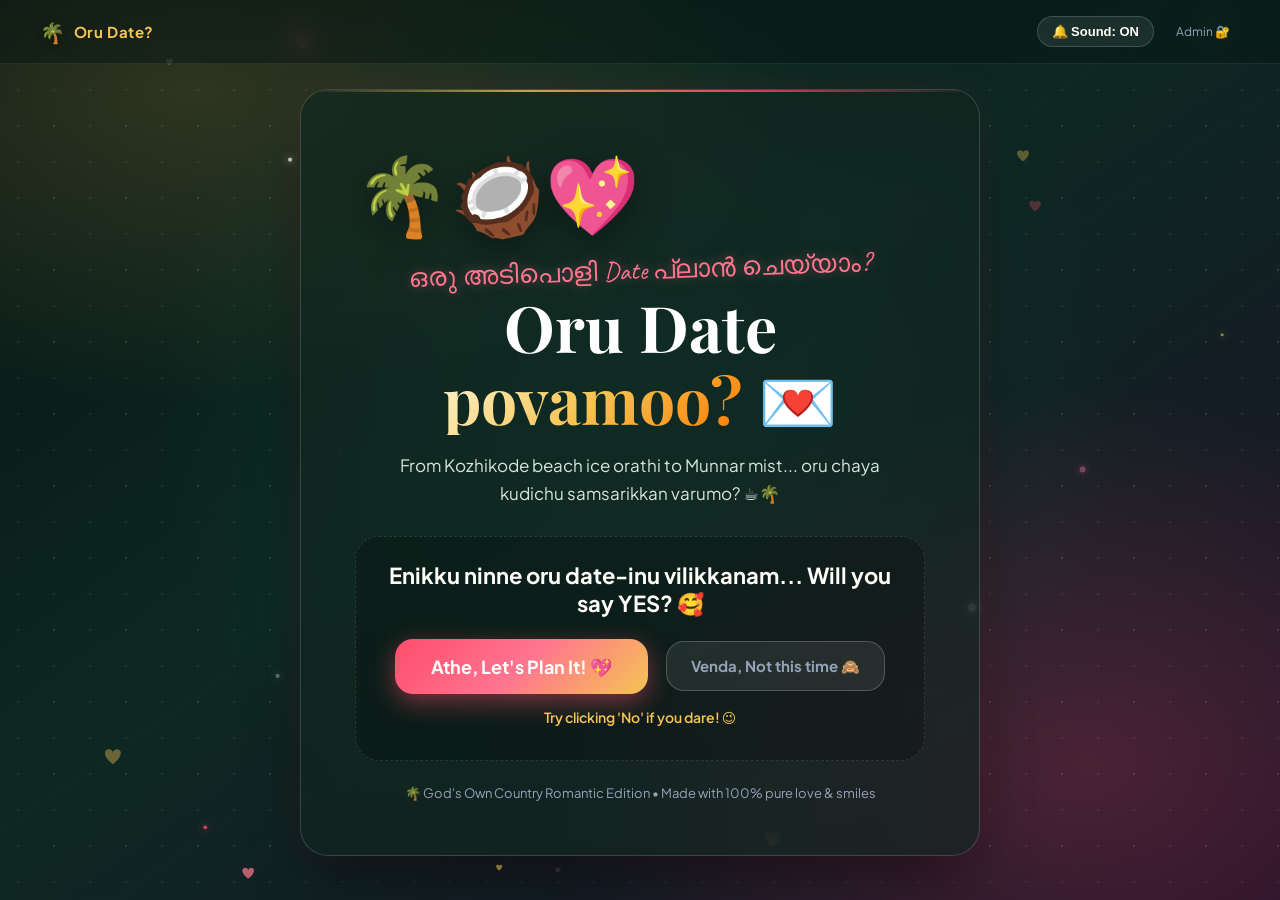
<file: index.html>
<!DOCTYPE html>
<html lang="en">
<head>
  <meta charset="UTF-8">
  <meta name="viewport" content="width=device-width, initial-scale=1.0">
  <title>Oru Date Povamoo? 🌴💖 Kerala Date Edition</title>
  <meta name="description" content="A cute, un-rejectable Kerala romantic date proposal website. Choose your favorite Kerala date spots!">
  <link rel="stylesheet" href="css/style.css">
  <link rel="icon" href="data:image/svg+xml,<svg xmlns=%22http://www.w3.org/2000/svg%22 viewBox=%220%200%20100%20100%22><text y=%22.9em%22 font-size=%2290%22>🌴</text></svg>">
</head>
<body>
  <!-- Ambient Floating Heart Particles Canvas -->
  <canvas id="heartCanvas"></canvas>

  <!-- Top Navigation -->
  <nav class="top-nav">
    <a href="index.html" class="brand-badge">
      <span class="palm">🌴</span>
      <span>Oru Date?</span>
    </a>
    <div class="nav-actions">
      <button id="soundToggleBtn" class="sound-toggle-btn" title="Toggle audio effects">
        🔔 Sound: ON
      </button>
      <a href="admin.html" class="admin-link" title="Dashboard">Admin 🔐</a>
    </div>
  </nav>

  <!-- Main Hero Content -->
  <main class="page-wrapper">
    <div class="glass-card hero-card">
      <div class="cute-mascot">🌴🥥💖</div>
      
      <div class="hero-header">
        <span class="malayalam-eyebrow">ഒരു അടിപൊളി Date പ്ലാൻ ചെയ്യാം?</span>
        <h1 class="hero-title">
          Oru Date<br>
          <span class="gradient-text">povamoo?</span> 💌
        </h1>
        <p class="hero-subtitle" id="proposalSubtitle">
          From Kozhikode beach ice orathi to Munnar mist... oru chaya kudichu samsarikkan varumo? ☕✨
        </p>
      </div>

      <!-- Proposal Interactive Arena -->
      <div class="proposal-arena">
        <p class="proposal-question-text" id="proposalQuestion">
          Enikku ninne oru date-inu vilikkanam... Will you say YES? 🥰
        </p>

        <div class="proposal-btn-row">
          <a href="details.html" id="yesBtn" class="btn btn-yes">
            <span>Athe, Let's Plan It! 💖</span>
          </a>
          <button type="button" id="noBtn" class="btn btn-no">
            Venda, Not this time 🙈
          </button>
        </div>

        <div id="banterBubble" class="banter-bubble">
          Try clicking 'No' if you dare! 😉
        </div>
      </div>

      <p class="footer-note" style="margin-top: 24px; font-size: 13px; color: var(--text-dim); text-align: center;">
        🌴 God's Own Country Romantic Edition • Made with 100% pure love & smiles
      </p>
    </div>
  </main>

  <!-- Scripts -->
  <script src="js/config.js"></script>
  <script src="js/database.js"></script>
  <script src="js/app.js"></script>
  <script>
    // Customize text dynamically if configured in config.js
    if (window.DATE_CONFIG) {
      const sub = document.getElementById('proposalSubtitle');
      const q = document.getElementById('proposalQuestion');
      if (sub && window.DATE_CONFIG.proposalSubtitle) {
        sub.textContent = window.DATE_CONFIG.proposalSubtitle;
      }
    }
  </script>
</body>
</html>
</file>
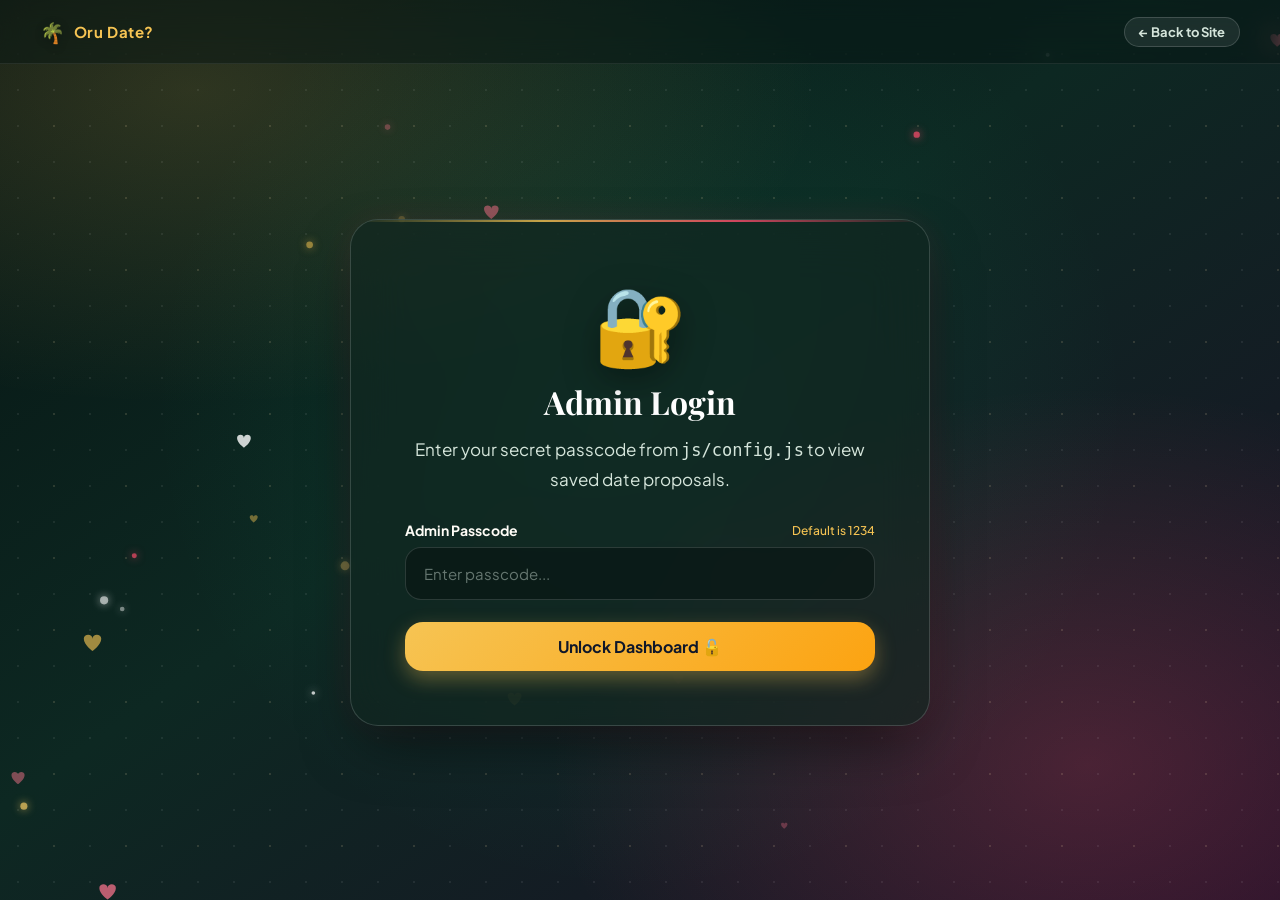
<file: admin.html>
<!DOCTYPE html>
<html lang="en">
<head>
  <meta charset="UTF-8">
  <meta name="viewport" content="width=device-width, initial-scale=1.0">
  <title>Admin Dashboard 🔐 | Oru Date?</title>
  <meta name="description" content="Private dashboard to view all stored date proposals and responses.">
  <link rel="stylesheet" href="css/style.css">
  <link rel="icon" href="data:image/svg+xml,<svg xmlns=%22http://www.w3.org/2000/svg%22 viewBox=%220%200%20100%20100%22><text y=%22.9em%22 font-size=%2290%22>🔐</text></svg>">
</head>
<body>
  <!-- Ambient Canvas -->
  <canvas id="heartCanvas"></canvas>

  <!-- Top Navigation -->
  <nav class="top-nav">
    <a href="index.html" class="brand-badge">
      <span class="palm">🌴</span>
      <span>Oru Date?</span>
    </a>
    <div class="nav-actions">
      <a href="index.html" class="btn btn-secondary" style="padding: 6px 14px; font-size: 13px;">
        ← Back to Site
      </a>
    </div>
  </nav>

  <!-- Main Container -->
  <main class="page-wrapper">
    <!-- Passcode Auth Screen -->
    <div id="authCard" class="glass-card narrow">
      <div class="hero-header">
        <div class="cute-mascot">🔐</div>
        <h1 class="hero-title" style="font-size: 32px;">Admin Login</h1>
        <p class="hero-subtitle">Enter your secret passcode from <code>js/config.js</code> to view saved date proposals.</p>
      </div>

      <form id="authForm" style="margin-top: 20px;">
        <div class="form-group">
          <label for="passcodeInput" class="form-label">
            <span>Admin Passcode</span>
            <span class="label-hint">Default is 1234</span>
          </label>
          <input 
            type="password" 
            id="passcodeInput" 
            class="input-luxe" 
            placeholder="Enter passcode..." 
            required 
            autocomplete="current-password"
          >
        </div>
        <button type="submit" class="btn btn-primary btn-full">
          Unlock Dashboard 🔓
        </button>
      </form>
    </div>

    <!-- Dashboard Content (Revealed after unlocking) -->
    <div id="dashboardCard" class="glass-card wide" style="display: none;">
      <div class="admin-header-row">
        <div>
          <span class="step-badge">DATABASE MANAGER</span>
          <h1 class="hero-title" style="font-size: 32px; margin: 8px 0 4px;">
            Saved <span class="gradient-text">Date Proposals</span> 🌴💖
          </h1>
          <p class="hero-subtitle" style="margin: 0; text-align: left;">
            All accepted proposals stored in your browser database & synced to cloud.
          </p>
        </div>
        <div style="display: flex; gap: 10px; flex-wrap: wrap;">
          <button id="exportCsvBtn" class="btn btn-primary" style="font-size: 14px; padding: 10px 18px;">
            📥 Download CSV
          </button>
          <button id="clearAllBtn" class="btn btn-del" style="font-size: 14px; padding: 10px 18px;">
            🗑️ Clear All
          </button>
        </div>
      </div>

      <!-- Quick Stats -->
      <div class="admin-stats-grid">
        <div class="stat-box">
          <div class="stat-num" id="totalProposalsCount">0</div>
          <div class="stat-lbl">Proposals Accepted 💖</div>
        </div>
        <div class="stat-box">
          <div class="stat-num" id="favoriteSpot">None</div>
          <div class="stat-lbl">Top Picked Spot 🏖️</div>
        </div>
        <div class="stat-box">
          <div class="stat-num" id="latestDate">N/A</div>
          <div class="stat-lbl">Latest Submission 📅</div>
        </div>
      </div>

      <!-- Proposals Table -->
      <div class="admin-table-container">
        <table class="admin-table">
          <thead>
            <tr>
              <th>Status</th>
              <th>Name</th>
              <th>Date of Birth (DOB)</th>
              <th>Age & Zodiac</th>
              <th>Selected Spots</th>
              <th>Area</th>
              <th>Time</th>
              <th>Action</th>
            </tr>
          </thead>
          <tbody id="proposalsTableBody">
            <!-- Dynamically injected -->
          </tbody>
        </table>
      </div>

      <div id="emptyState" style="display: none; text-align: center; padding: 40px 16px;">
        <div style="font-size: 42px; margin-bottom: 8px;">💌</div>
        <h3 style="font-size: 18px; margin-bottom: 6px;">No proposals recorded yet</h3>
        <p style="font-size: 14px; color: var(--text-dim);">
          Share your website link with her! Once she accepts and picks her DOB & spots, they will appear right here.
        </p>
      </div>

      <div style="margin-top: 24px; text-align: center;">
        <button id="lockDashboardBtn" class="btn btn-secondary" style="font-size: 13px;">
          🔒 Lock Dashboard
        </button>
      </div>
    </div>
  </main>

  <!-- Scripts -->
  <script src="js/config.js"></script>
  <script src="js/database.js"></script>
  <script src="js/app.js"></script>
  <script src="js/admin.js"></script>
</body>
</html>
</file>
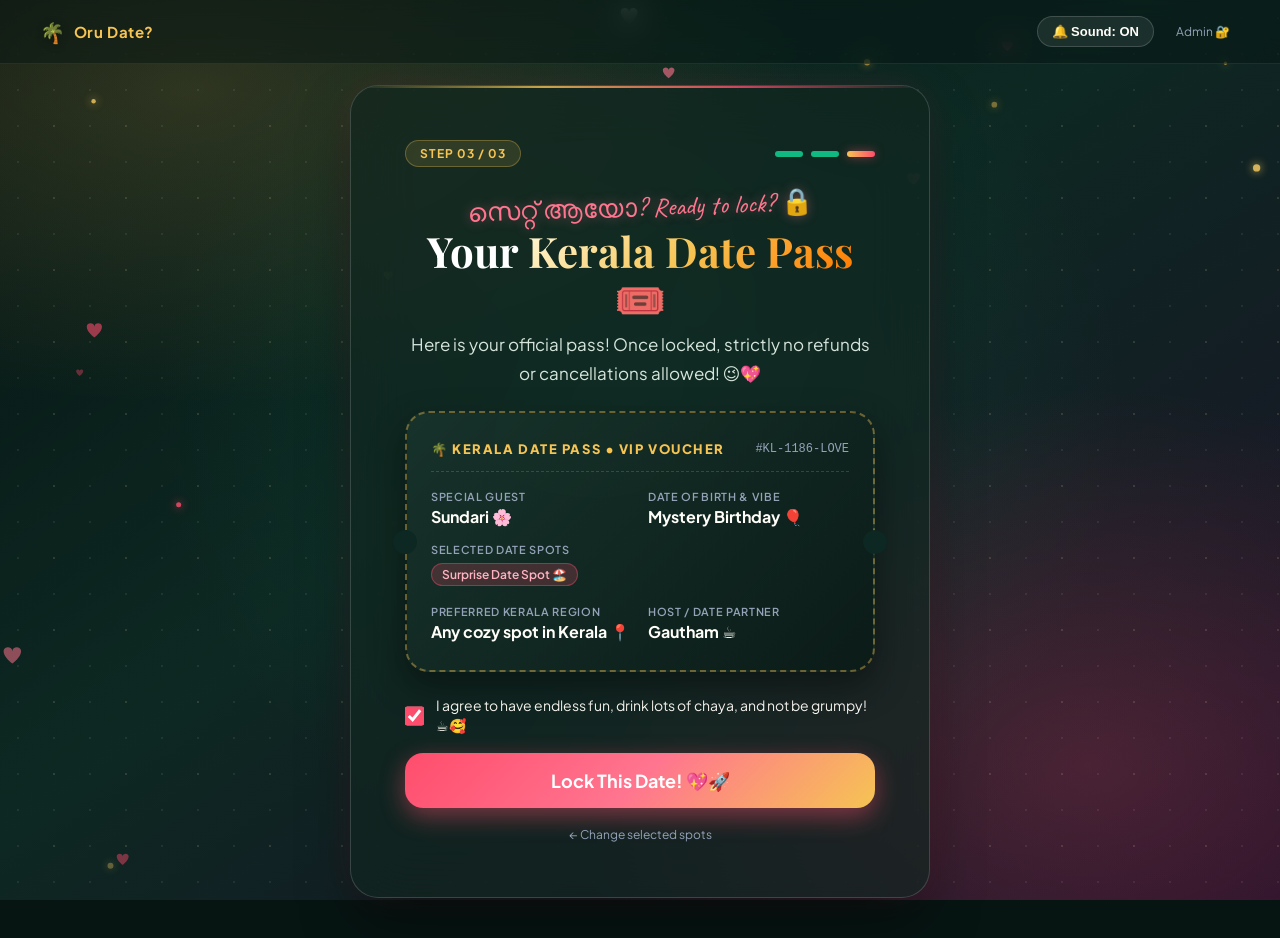
<file: confirm.html>
<!DOCTYPE html>
<html lang="en">
<head>
  <meta charset="UTF-8">
  <meta name="viewport" content="width=device-width, initial-scale=1.0">
  <title>Official Date Pass 🎟️💖 | Oru Date?</title>
  <meta name="description" content="Step 3: Review and lock your official Kerala date pass!">
  <link rel="stylesheet" href="css/style.css">
  <link rel="icon" href="data:image/svg+xml,<svg xmlns=%22http://www.w3.org/2000/svg%22 viewBox=%220%200%20100%20100%22><text y=%22.9em%22 font-size=%2290%22>🎟️</text></svg>">
</head>
<body>
  <!-- Ambient Hearts Canvas -->
  <canvas id="heartCanvas"></canvas>

  <!-- Top Navigation -->
  <nav class="top-nav">
    <a href="index.html" class="brand-badge">
      <span class="palm">🌴</span>
      <span>Oru Date?</span>
    </a>
    <div class="nav-actions">
      <button id="soundToggleBtn" class="sound-toggle-btn" title="Toggle audio effects">
        🔔 Sound: ON
      </button>
      <a href="admin.html" class="admin-link" title="Dashboard">Admin 🔐</a>
    </div>
  </nav>

  <!-- Main Container -->
  <main class="page-wrapper">
    <div class="glass-card narrow">
      <!-- Step Indicator -->
      <div class="step-indicator">
        <span class="step-badge">Step 03 / 03</span>
        <div class="step-dots">
          <span class="step-dot completed"></span>
          <span class="step-dot completed"></span>
          <span class="step-dot active"></span>
        </div>
      </div>

      <!-- Header -->
      <div class="hero-header" style="text-align: center; margin-bottom: 20px;">
        <span class="malayalam-eyebrow">സെറ്റ് ആയോ? Ready to lock? 🔒</span>
        <h1 class="hero-title" style="font-size: clamp(28px, 5.5vw, 42px); margin-bottom: 8px;">
          Your <span class="gradient-text">Kerala Date Pass</span> 🎟️
        </h1>
        <p class="hero-subtitle" style="margin: 0 auto; text-align: center;">
          Here is your official pass! Once locked, strictly no refunds or cancellations allowed! 😉💖
        </p>
      </div>

      <!-- Date Pass Ticket / Voucher -->
      <div class="ticket-wrapper">
        <div class="ticket-header">
          <div class="ticket-title">🌴 Kerala Date Pass • VIP Voucher</div>
          <div class="ticket-serial" id="ticketSerial">#KL-LOVE-2026</div>
        </div>

        <div class="ticket-details-grid">
          <div class="ticket-item">
            <div class="ticket-label">Special Guest</div>
            <div class="ticket-val" id="ticketName">Pennee 🌸</div>
          </div>

          <div class="ticket-item">
            <div class="ticket-label">Date of Birth & Vibe</div>
            <div class="ticket-val" id="ticketDob">Not provided 🎂</div>
          </div>

          <div class="ticket-item full-col">
            <div class="ticket-label">Selected Date Spots</div>
            <div id="ticketPlaces" style="margin-top: 4px;">
              <!-- Badges populated dynamically -->
            </div>
          </div>

          <div class="ticket-item">
            <div class="ticket-label">Preferred Kerala Region</div>
            <div class="ticket-val" id="ticketArea">Anywhere with good vibes 🌴</div>
          </div>

          <div class="ticket-item">
            <div class="ticket-label">Host / Date Partner</div>
            <div class="ticket-val" id="ticketHost">Gautham ☕</div>
          </div>
        </div>
      </div>

      <!-- Consent Agreement -->
      <label class="consent" style="margin: 18px 0; display: flex; align-items: center; gap: 12px; cursor: pointer;">
        <input type="checkbox" id="consentCheck" checked style="width: 20px; height: 20px; accent-color: var(--rose-primary); cursor: pointer;">
        <span style="font-size: 14px; color: var(--text-cream); line-height: 1.4;">
          I agree to have endless fun, drink lots of chaya, and not be grumpy! ☕🥰
        </span>
      </label>

      <!-- Action Buttons -->
      <button type="button" id="confirmBtn" class="btn btn-yes btn-full" style="font-size: 18px;">
        Lock This Date! 💖🚀
      </button>

      <div style="text-align: center; margin-top: 14px;">
        <a href="place.html" class="admin-link">← Change selected spots</a>
      </div>
    </div>
  </main>

  <!-- Scripts -->
  <script src="js/config.js"></script>
  <script src="js/database.js"></script>
  <script src="js/app.js"></script>
  <script src="js/confirm.js"></script>
</body>
</html>
</file>
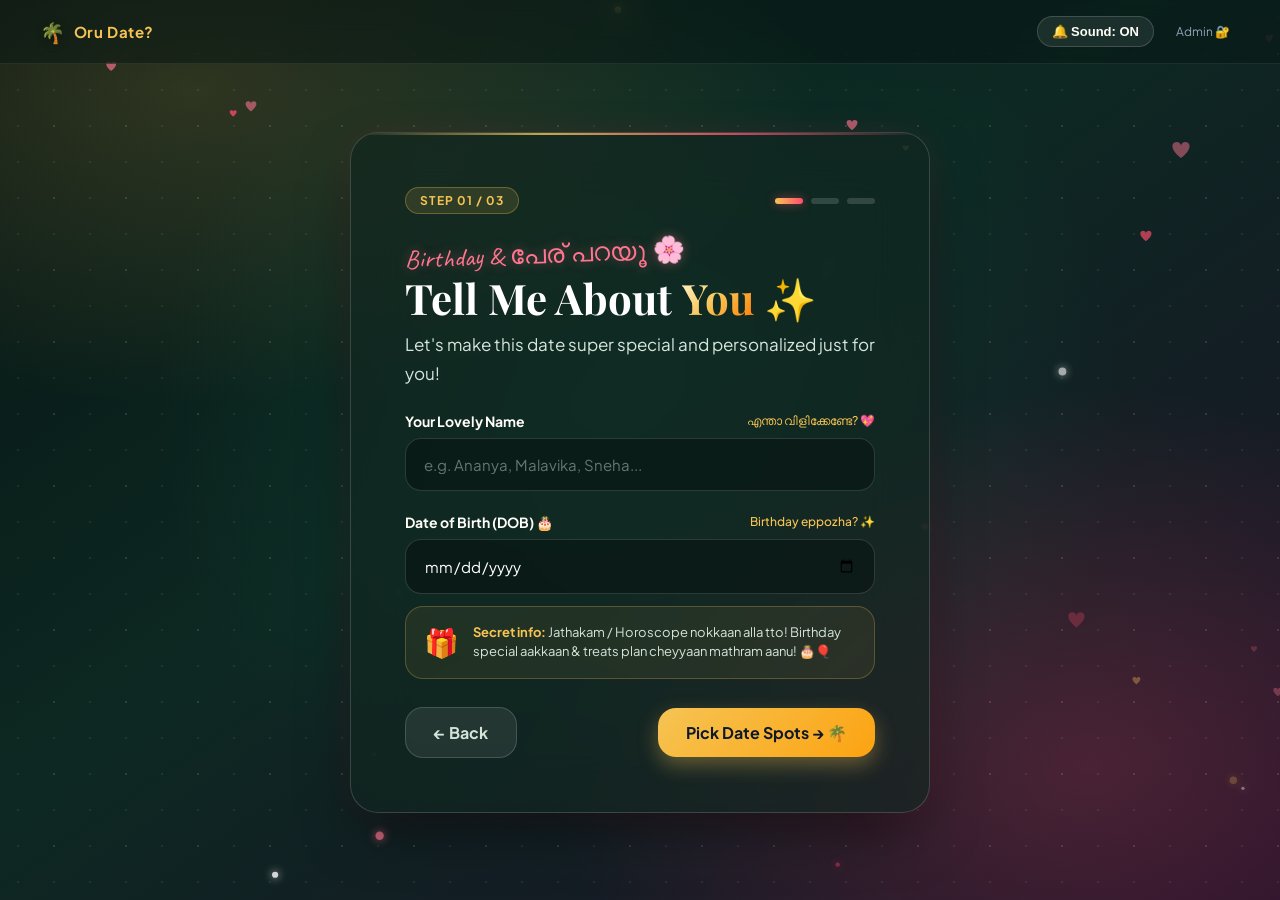
<file: details.html>
<!DOCTYPE html>
<html lang="en">
<head>
  <meta charset="UTF-8">
  <meta name="viewport" content="width=device-width, initial-scale=1.0">
  <title>Your Birthday & Details 🎂✨ | Oru Date?</title>
  <meta name="description" content="Step 1: Share your birthday and name for our special Kerala date.">
  <link rel="stylesheet" href="css/style.css">
  <link rel="icon" href="data:image/svg+xml,<svg xmlns=%22http://www.w3.org/2000/svg%22 viewBox=%220%200%20100%20100%22><text y=%22.9em%22 font-size=%2290%22>🎂</text></svg>">
</head>
<body>
  <!-- Ambient Hearts Canvas -->
  <canvas id="heartCanvas"></canvas>

  <!-- Top Navigation -->
  <nav class="top-nav">
    <a href="index.html" class="brand-badge">
      <span class="palm">🌴</span>
      <span>Oru Date?</span>
    </a>
    <div class="nav-actions">
      <button id="soundToggleBtn" class="sound-toggle-btn" title="Toggle audio effects">
        🔔 Sound: ON
      </button>
      <a href="admin.html" class="admin-link" title="Dashboard">Admin 🔐</a>
    </div>
  </nav>

  <!-- Main Container -->
  <main class="page-wrapper">
    <div class="glass-card narrow">
      <!-- Step Indicator -->
      <div class="step-indicator">
        <span class="step-badge">Step 01 / 03</span>
        <div class="step-dots">
          <span class="step-dot active"></span>
          <span class="step-dot"></span>
          <span class="step-dot"></span>
        </div>
      </div>

      <!-- Header -->
      <div class="hero-header" style="text-align: left; margin-bottom: 24px;">
        <span class="malayalam-eyebrow">Birthday & പേര് പറയൂ 🌸</span>
        <h1 class="hero-title" style="font-size: clamp(28px, 5.5vw, 42px); margin-bottom: 8px;">
          Tell Me About <span class="gradient-text">You</span> ✨
        </h1>
        <p class="hero-subtitle" style="margin: 0; text-align: left;">
          Let's make this date super special and personalized just for you!
        </p>
      </div>

      <!-- Details Form -->
      <form id="detailsForm">
        <div class="form-group">
          <label for="userName" class="form-label">
            <span>Your Lovely Name</span>
            <span class="label-hint">എന്താ വിളിക്കേണ്ടേ? 💖</span>
          </label>
          <input 
            type="text" 
            id="userName" 
            name="userName" 
            class="input-luxe" 
            placeholder="e.g. Ananya, Malavika, Sneha..." 
            maxlength="40" 
            required 
            autocomplete="name"
          >
        </div>

        <div class="form-group">
          <label for="userDob" class="form-label">
            <span>Date of Birth (DOB) 🎂</span>
            <span class="label-hint">Birthday eppozha? ✨</span>
          </label>
          <input 
            type="date" 
            id="userDob" 
            name="userDob" 
            class="input-luxe" 
            required
            max="2030-12-31"
          >

          <!-- Cute banter card -->
          <div class="dob-fun-card">
            <span class="icon">🎁</span>
            <div class="text">
              <span class="highlight">Secret info:</span> Jathakam / Horoscope nokkaan alla tto! Birthday special aakkaan & treats plan cheyyaan mathram aanu! 🎂🎈
            </div>
          </div>

          <!-- Dynamic Zodiac & Age preview badge -->
          <div id="zodiacPreview" style="display: none; margin-top: 12px;">
            <div class="zodiac-badge" id="zodiacBadge">
              <!-- Dynamically populated -->
            </div>
          </div>
        </div>

        <div class="form-actions">
          <a href="index.html" class="btn btn-secondary">
            ← Back
          </a>
          <button type="submit" class="btn btn-primary" id="continueBtn">
            Pick Date Spots → 🌴
          </button>
        </div>
      </form>
    </div>
  </main>

  <!-- Scripts -->
  <script src="js/config.js"></script>
  <script src="js/database.js"></script>
  <script src="js/app.js"></script>
  <script src="js/details.js"></script>
</body>
</html>
</file>
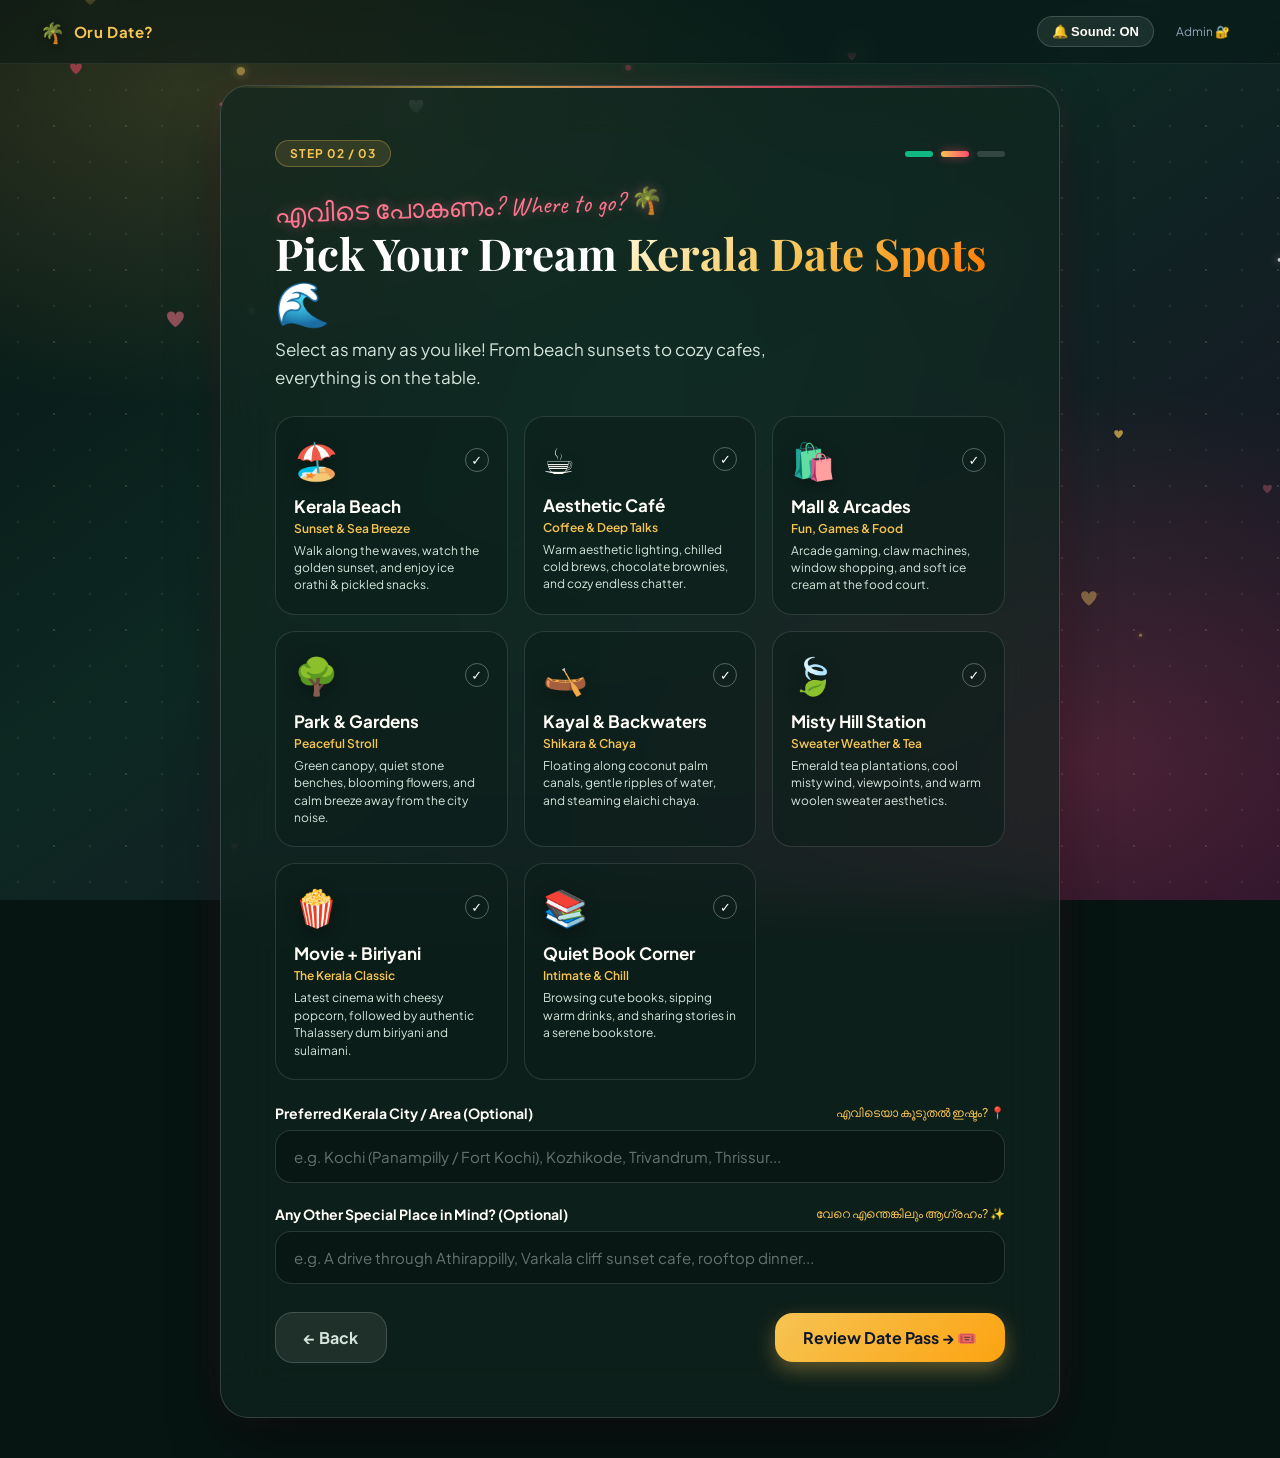
<file: place.html>
<!DOCTYPE html>
<html lang="en">
<head>
  <meta charset="UTF-8">
  <meta name="viewport" content="width=device-width, initial-scale=1.0">
  <title>Where Should We Go? 🌴🌊 | Oru Date?</title>
  <meta name="description" content="Step 2: Choose your favorite Kerala date spots like beach, cafe, mall, park, backwaters or Munnar mist!">
  <link rel="stylesheet" href="css/style.css">
  <link rel="icon" href="data:image/svg+xml,<svg xmlns=%22http://www.w3.org/2000/svg%22 viewBox=%220%200%20100%20100%22><text y=%22.9em%22 font-size=%2290%22>🏖️</text></svg>">
</head>
<body>
  <!-- Ambient Hearts Canvas -->
  <canvas id="heartCanvas"></canvas>

  <!-- Top Navigation -->
  <nav class="top-nav">
    <a href="index.html" class="brand-badge">
      <span class="palm">🌴</span>
      <span>Oru Date?</span>
    </a>
    <div class="nav-actions">
      <button id="soundToggleBtn" class="sound-toggle-btn" title="Toggle audio effects">
        🔔 Sound: ON
      </button>
      <a href="admin.html" class="admin-link" title="Dashboard">Admin 🔐</a>
    </div>
  </nav>

  <!-- Main Container -->
  <main class="page-wrapper">
    <div class="glass-card wide">
      <!-- Step Indicator -->
      <div class="step-indicator">
        <span class="step-badge">Step 02 / 03</span>
        <div class="step-dots">
          <span class="step-dot completed"></span>
          <span class="step-dot active"></span>
          <span class="step-dot"></span>
        </div>
      </div>

      <!-- Header -->
      <div class="hero-header" style="text-align: left; margin-bottom: 20px;">
        <span class="malayalam-eyebrow">എവിടെ പോകണം? Where to go? 🌴</span>
        <h1 class="hero-title" style="font-size: clamp(28px, 5.5vw, 44px); margin-bottom: 8px;">
          Pick Your Dream <span class="gradient-text">Kerala Date Spots</span> 🌊
        </h1>
        <p class="hero-subtitle" style="margin: 0; text-align: left;">
          Select as many as you like! From beach sunsets to cozy cafes, everything is on the table.
        </p>
      </div>

      <!-- Places Selection Form -->
      <form id="placesForm">
        <div class="place-grid">
          <!-- 1. Beach -->
          <label class="place-card" data-place="Beach (Kozhikode / Fort Kochi / Kovalam)">
            <input type="checkbox" name="places" value="Beach (Fort Kochi / Kovalam / Kozhikode)">
            <div class="place-card-top">
              <span class="place-emoji">🏖️</span>
              <span class="place-check">✓</span>
            </div>
            <div class="place-title">Kerala Beach</div>
            <div class="place-vibe">Sunset & Sea Breeze</div>
            <div class="place-desc">Walk along the waves, watch the golden sunset, and enjoy ice orathi & pickled snacks.</div>
          </label>

          <!-- 2. Cafe -->
          <label class="place-card" data-place="Aesthetic Café">
            <input type="checkbox" name="places" value="Aesthetic Café">
            <div class="place-card-top">
              <span class="place-emoji">☕</span>
              <span class="place-check">✓</span>
            </div>
            <div class="place-title">Aesthetic Café</div>
            <div class="place-vibe">Coffee & Deep Talks</div>
            <div class="place-desc">Warm aesthetic lighting, chilled cold brews, chocolate brownies, and cozy endless chatter.</div>
          </label>

          <!-- 3. Mall -->
          <label class="place-card" data-place="Mall & Arcade (Lulu / Centre Square)">
            <input type="checkbox" name="places" value="Mall & Arcade (Lulu / Centre Square)">
            <div class="place-card-top">
              <span class="place-emoji">🛍️</span>
              <span class="place-check">✓</span>
            </div>
            <div class="place-title">Mall & Arcades</div>
            <div class="place-vibe">Fun, Games & Food</div>
            <div class="place-desc">Arcade gaming, claw machines, window shopping, and soft ice cream at the food court.</div>
          </label>

          <!-- 4. Park / Nature -->
          <label class="place-card" data-place="Park & Botanical Gardens">
            <input type="checkbox" name="places" value="Park & Nature Walk">
            <div class="place-card-top">
              <span class="place-emoji">🌳</span>
              <span class="place-check">✓</span>
            </div>
            <div class="place-title">Park & Gardens</div>
            <div class="place-vibe">Peaceful Stroll</div>
            <div class="place-desc">Green canopy, quiet stone benches, blooming flowers, and calm breeze away from the city noise.</div>
          </label>

          <!-- 5. Backwaters / Kayal -->
          <label class="place-card" data-place="Alleppey Backwaters & Shikara">
            <input type="checkbox" name="places" value="Alleppey Backwaters & Shikara">
            <div class="place-card-top">
              <span class="place-emoji">🛶</span>
              <span class="place-check">✓</span>
            </div>
            <div class="place-title">Kayal & Backwaters</div>
            <div class="place-vibe">Shikara & Chaya</div>
            <div class="place-desc">Floating along coconut palm canals, gentle ripples of water, and steaming elaichi chaya.</div>
          </label>

          <!-- 6. Munnar Mist -->
          <label class="place-card" data-place="Munnar / Vagamon Hills">
            <input type="checkbox" name="places" value="Munnar / Vagamon Hills">
            <div class="place-card-top">
              <span class="place-emoji">🍃</span>
              <span class="place-check">✓</span>
            </div>
            <div class="place-title">Misty Hill Station</div>
            <div class="place-vibe">Sweater Weather & Tea</div>
            <div class="place-desc">Emerald tea plantations, cool misty wind, viewpoints, and warm woolen sweater aesthetics.</div>
          </label>

          <!-- 7. Food & Biriyani -->
          <label class="place-card" data-place="Movie + Dum Biriyani Date">
            <input type="checkbox" name="places" value="Movie + Dum Biriyani Date">
            <div class="place-card-top">
              <span class="place-emoji">🍿</span>
              <span class="place-check">✓</span>
            </div>
            <div class="place-title">Movie + Biriyani</div>
            <div class="place-vibe">The Kerala Classic</div>
            <div class="place-desc">Latest cinema with cheesy popcorn, followed by authentic Thalassery dum biriyani and sulaimani.</div>
          </label>

          <!-- 8. Book Cafe / Cozy Corner -->
          <label class="place-card" data-place="Cozy Book Corner">
            <input type="checkbox" name="places" value="Cozy Book Corner">
            <div class="place-card-top">
              <span class="place-emoji">📚</span>
              <span class="place-check">✓</span>
            </div>
            <div class="place-title">Quiet Book Corner</div>
            <div class="place-vibe">Intimate & Chill</div>
            <div class="place-desc">Browsing cute books, sipping warm drinks, and sharing stories in a serene bookstore.</div>
          </label>
        </div>

        <!-- Preferred City / Area in Kerala -->
        <div class="form-group" style="margin-top: 10px;">
          <label for="dateArea" class="form-label">
            <span>Preferred Kerala City / Area (Optional)</span>
            <span class="label-hint">എവിടെയാ കൂടുതൽ ഇഷ്ടം? 📍</span>
          </label>
          <input 
            type="text" 
            id="dateArea" 
            name="dateArea" 
            class="input-luxe" 
            placeholder="e.g. Kochi (Panampilly / Fort Kochi), Kozhikode, Trivandrum, Thrissur..." 
            maxlength="60"
          >
        </div>

        <!-- Custom Wish Spot -->
        <div class="form-group">
          <label for="customSpot" class="form-label">
            <span>Any Other Special Place in Mind? (Optional)</span>
            <span class="label-hint">വേറെ എന്തെങ്കിലും ആഗ്രഹം? ✨</span>
          </label>
          <input 
            type="text" 
            id="customSpot" 
            name="customSpot" 
            class="input-luxe" 
            placeholder="e.g. A drive through Athirappilly, Varkala cliff sunset cafe, rooftop dinner..." 
            maxlength="80"
          >
        </div>

        <!-- Actions -->
        <div class="form-actions">
          <a href="details.html" class="btn btn-secondary">
            ← Back
          </a>
          <button type="submit" class="btn btn-primary" id="reviewBtn">
            Review Date Pass → 🎟️
          </button>
        </div>
      </form>
    </div>
  </main>

  <!-- Scripts -->
  <script src="js/config.js"></script>
  <script src="js/database.js"></script>
  <script src="js/app.js"></script>
  <script src="js/place.js"></script>
</body>
</html>
</file>
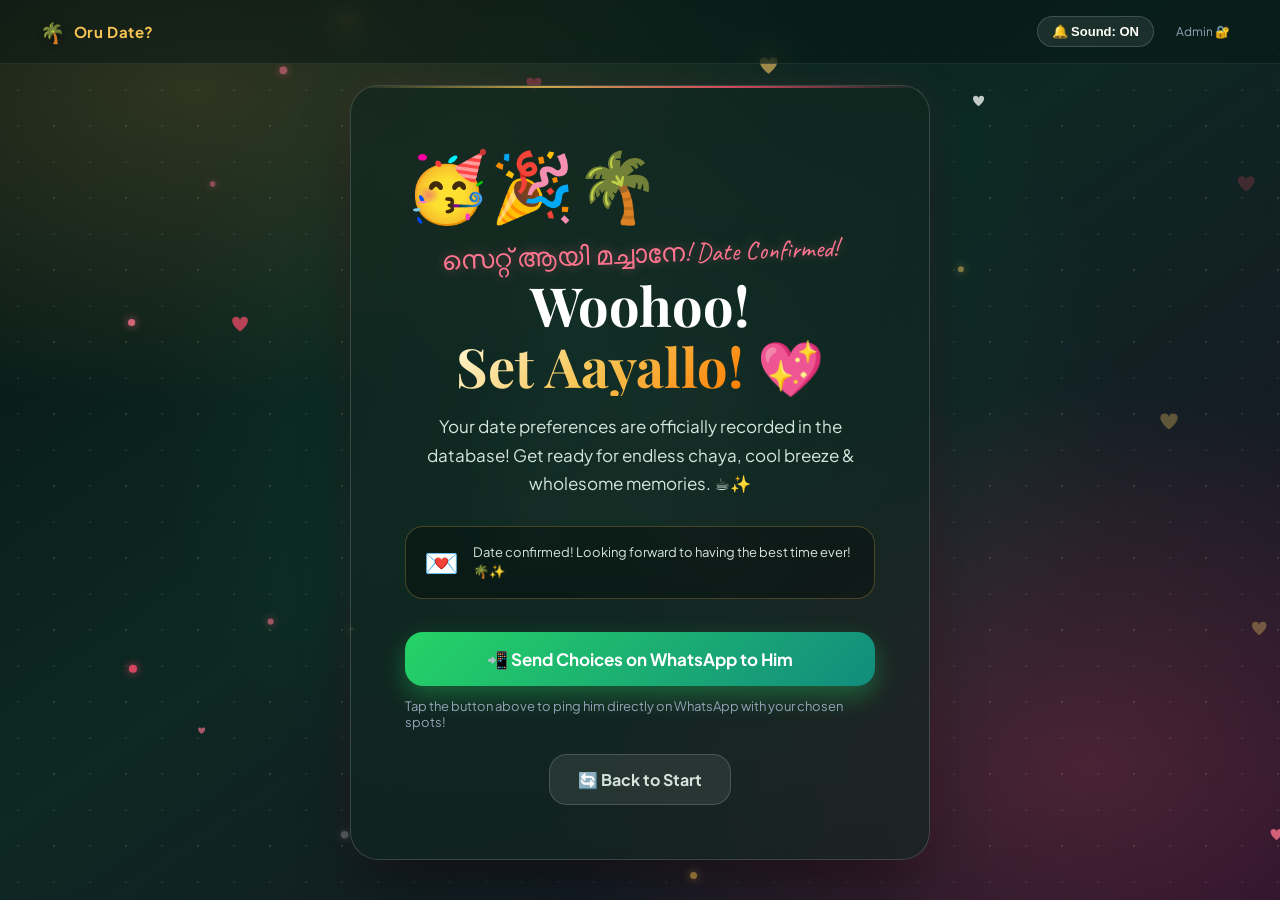
<file: success.html>
<!DOCTYPE html>
<html lang="en">
<head>
  <meta charset="UTF-8">
  <meta name="viewport" content="width=device-width, initial-scale=1.0">
  <title>Date Confirmed! 🥳💖 Set Aayallo! | Oru Date?</title>
  <meta name="description" content="Date officially locked! Get ready for a wonderful Kerala date.">
  <link rel="stylesheet" href="css/style.css">
  <link rel="icon" href="data:image/svg+xml,<svg xmlns=%22http://www.w3.org/2000/svg%22 viewBox=%220%200%20100%20100%22><text y=%22.9em%22 font-size=%2290%22>🎉</text></svg>">
</head>
<body>
  <!-- Ambient Hearts Canvas -->
  <canvas id="heartCanvas"></canvas>

  <!-- Top Navigation -->
  <nav class="top-nav">
    <a href="index.html" class="brand-badge">
      <span class="palm">🌴</span>
      <span>Oru Date?</span>
    </a>
    <div class="nav-actions">
      <button id="soundToggleBtn" class="sound-toggle-btn" title="Toggle audio effects">
        🔔 Sound: ON
      </button>
      <a href="admin.html" class="admin-link" title="Dashboard">Admin 🔐</a>
    </div>
  </nav>

  <!-- Main Hero Container -->
  <main class="page-wrapper">
    <div class="glass-card hero-card narrow">
      <div class="celebration-burst">🥳🎉🌴</div>
      
      <div class="hero-header">
        <span class="malayalam-eyebrow">സെറ്റ് ആയി മച്ചാനേ! Date Confirmed!</span>
        <h1 class="hero-title" style="font-size: clamp(32px, 6.5vw, 54px);">
          Woohoo!<br>
          <span class="gradient-text">Set Aayallo!</span> 💖
        </h1>
        <p class="hero-subtitle">
          Your date preferences are officially recorded in the database! Get ready for endless chaya, cool breeze & wholesome memories. ☕✨
        </p>
      </div>

      <!-- Quick Summary Card -->
      <div class="dob-fun-card" style="text-align: left; margin: 18px 0; background: rgba(0,0,0,0.3);">
        <span class="icon">💌</span>
        <div class="text" id="finalSummary">
          Loading your date voucher...
        </div>
      </div>

      <!-- Send on WhatsApp Button -->
      <a id="whatsappBtn" href="#" target="_blank" rel="noopener noreferrer" class="btn whatsapp-btn btn-full">
        <span>📲 Send Choices on WhatsApp to Him</span>
      </a>

      <p style="font-size: 13px; color: var(--text-dim); margin-top: 12px;">
        Tap the button above to ping him directly on WhatsApp with your chosen spots!
      </p>

      <div class="form-actions" style="justify-content: center; margin-top: 24px;">
        <a href="index.html" class="btn btn-secondary">
          🔄 Back to Start
        </a>
      </div>
    </div>
  </main>

  <!-- Scripts -->
  <script src="js/config.js"></script>
  <script src="js/database.js"></script>
  <script src="js/app.js"></script>
  <script src="js/success.js"></script>
</body>
</html>
</file>
<file: css/style.css>
/* ==========================================================================
   🌴 ORU DATE? (Kerala Version) — Design System & Stylesheet
   Warm Sunset Gold, Romantic Rose, Emerald Palms & Glassmorphic Glow
   ========================================================================== */

@import url('https://fonts.googleapis.com/css2?family=Caveat:wght@600;700&family=Playfair+Display:ital,wght@0,600;0,700;1,600&family=Plus+Jakarta+Sans:wght@400;500;600;700;800&display=swap');

:root {
  /* Kerala Romantic Sunset Palette */
  --bg-dark-1: #061412;
  --bg-dark-2: #0d2822;
  --bg-dark-3: #1b1026;
  
  --gold-glow: #f6c453;
  --gold-warm: #fca311;
  --sunset-orange: #ff7b00;
  
  --rose-primary: #ff4d6d;
  --rose-glow: #ff758f;
  --rose-light: #fff0f3;
  
  --emerald-accent: #10b981;
  --emerald-deep: #064e3b;

  --text-main: #ffffff;
  --text-cream: #fffdf7;
  --text-muted: #d5e5db;
  --text-dim: #94a3b8;

  --card-bg: rgba(18, 38, 32, 0.65);
  --card-border: rgba(255, 255, 255, 0.16);
  --card-border-glow: rgba(246, 196, 83, 0.4);
  --glass-specular: rgba(255, 255, 255, 0.08);

  --shadow-luxe: 0 25px 60px -15px rgba(0, 0, 0, 0.6), 0 0 40px -10px rgba(255, 77, 109, 0.18);
  --shadow-neon: 0 0 25px rgba(255, 77, 109, 0.45);
  
  --radius-card: 28px;
  --radius-pill: 9999px;
  --radius-btn: 18px;
}

/* Base & Reset */
*, *::before, *::after {
  box-sizing: border-box;
  margin: 0;
  padding: 0;
}

html, body {
  min-height: 100%;
  width: 100%;
  font-family: 'Plus Jakarta Sans', system-ui, -apple-system, sans-serif;
  color: var(--text-cream);
  background-color: var(--bg-dark-1);
  overflow-x: hidden;
  -webkit-font-smoothing: antialiased;
}

/* Ambient Romantic Kerala Background with Floating Glows */
body {
  position: relative;
  background: 
    radial-gradient(ellipse 70% 50% at 15% 10%, rgba(246, 196, 83, 0.16), transparent 70%),
    radial-gradient(ellipse 60% 60% at 85% 85%, rgba(255, 77, 109, 0.22), transparent 70%),
    radial-gradient(circle at 50% 45%, rgba(16, 185, 129, 0.12), transparent 60%),
    linear-gradient(145deg, var(--bg-dark-1) 0%, var(--bg-dark-2) 45%, var(--bg-dark-3) 100%);
  background-attachment: fixed;
}

/* Subtle Star/Sparkle Overlay */
body::before {
  content: "";
  position: fixed;
  inset: 0;
  pointer-events: none;
  background-image: 
    radial-gradient(rgba(255, 255, 255, 0.25) 1px, transparent 1px),
    radial-gradient(rgba(246, 196, 83, 0.3) 1px, transparent 1px);
  background-size: 36px 36px, 72px 72px;
  background-position: 0 0, 18px 18px;
  opacity: 0.3;
  z-index: 0;
}

/* Floating Hearts Canvas / Container */
#heartCanvas {
  position: fixed;
  inset: 0;
  pointer-events: none;
  z-index: 1;
}

/* Top Navigation Bar / Music & Brand */
.top-nav {
  position: fixed;
  top: 0;
  left: 0;
  right: 0;
  height: 64px;
  display: flex;
  align-items: center;
  justify-content: space-between;
  padding: 0 clamp(16px, 4vw, 40px);
  z-index: 100;
  backdrop-filter: blur(14px);
  -webkit-backdrop-filter: blur(14px);
  background: rgba(6, 20, 18, 0.45);
  border-bottom: 1px solid rgba(255, 255, 255, 0.08);
}

.brand-badge {
  display: inline-flex;
  align-items: center;
  gap: 8px;
  font-weight: 700;
  font-size: 15px;
  color: var(--gold-glow);
  text-decoration: none;
  letter-spacing: 0.04em;
}

.brand-badge .palm {
  font-size: 20px;
  filter: drop-shadow(0 2px 4px rgba(0,0,0,0.3));
}

.nav-actions {
  display: flex;
  align-items: center;
  gap: 12px;
}

.sound-toggle-btn {
  background: rgba(255, 255, 255, 0.08);
  border: 1px solid rgba(255, 255, 255, 0.16);
  color: var(--text-cream);
  padding: 7px 14px;
  border-radius: var(--radius-pill);
  font-size: 13px;
  font-weight: 600;
  cursor: pointer;
  display: inline-flex;
  align-items: center;
  gap: 6px;
  transition: all 0.25s ease;
}

.sound-toggle-btn:hover {
  background: rgba(255, 255, 255, 0.16);
  border-color: var(--gold-glow);
  transform: translateY(-1px);
}

.admin-link {
  color: var(--text-dim);
  font-size: 12px;
  text-decoration: none;
  padding: 6px 10px;
  border-radius: 8px;
  transition: color 0.2s;
}
.admin-link:hover {
  color: var(--gold-glow);
}

/* Main Container Layout */
.page-wrapper {
  position: relative;
  z-index: 2;
  min-height: 100vh;
  display: flex;
  flex-direction: column;
  justify-content: center;
  align-items: center;
  padding: 85px 18px 40px;
}

/* Glassmorphism Card Core */
.glass-card {
  position: relative;
  width: min(680px, 100%);
  background: var(--card-bg);
  border: 1px solid var(--card-border);
  backdrop-filter: blur(28px);
  -webkit-backdrop-filter: blur(28px);
  border-radius: var(--radius-card);
  padding: clamp(28px, 6vw, 54px);
  box-shadow: var(--shadow-luxe);
  transition: transform 0.3s ease, box-shadow 0.3s ease;
  overflow: hidden;
}

.glass-card::before {
  content: "";
  position: absolute;
  top: 0;
  left: 0;
  right: 0;
  height: 2px;
  background: linear-gradient(90deg, transparent, var(--gold-glow), var(--rose-primary), transparent);
  opacity: 0.8;
}

.glass-card.wide {
  width: min(840px, 100%);
}

.glass-card.narrow {
  width: min(580px, 100%);
}

/* Progress Step Indicator */
.step-indicator {
  display: flex;
  align-items: center;
  justify-content: space-between;
  margin-bottom: 24px;
}

.step-badge {
  display: inline-flex;
  align-items: center;
  gap: 6px;
  background: rgba(246, 196, 83, 0.12);
  border: 1px solid rgba(246, 196, 83, 0.3);
  color: var(--gold-glow);
  padding: 5px 14px;
  border-radius: var(--radius-pill);
  font-size: 12px;
  font-weight: 700;
  letter-spacing: 0.08em;
  text-transform: uppercase;
}

.step-dots {
  display: flex;
  gap: 8px;
}

.step-dot {
  width: 28px;
  height: 6px;
  border-radius: 99px;
  background: rgba(255, 255, 255, 0.15);
  transition: all 0.3s ease;
}

.step-dot.active {
  background: linear-gradient(90deg, var(--gold-glow), var(--rose-primary));
  box-shadow: 0 0 10px rgba(255, 77, 109, 0.5);
}

.step-dot.completed {
  background: var(--emerald-accent);
}

/* Hero & Header Typography */
.hero-header {
  text-align: center;
}

.malayalam-eyebrow {
  display: inline-block;
  font-family: 'Caveat', cursive;
  font-size: 26px;
  color: var(--rose-glow);
  transform: rotate(-2deg);
  margin-bottom: 4px;
  text-shadow: 0 0 12px rgba(255, 117, 143, 0.4);
}

.hero-title {
  font-family: 'Playfair Display', serif;
  font-size: clamp(36px, 7.5vw, 64px);
  font-weight: 700;
  line-height: 1.12;
  margin-bottom: 16px;
  color: #ffffff;
}

.hero-title .gradient-text {
  background: linear-gradient(135deg, #fff7d6 0%, var(--gold-glow) 50%, var(--sunset-orange) 100%);
  -webkit-background-clip: text;
  -webkit-text-fill-color: transparent;
  display: inline-block;
}

.hero-subtitle {
  font-size: clamp(15px, 2.5vw, 17px);
  line-height: 1.68;
  color: var(--text-muted);
  max-width: 520px;
  margin: 0 auto 28px;
}

/* Cute Mascot / Kerala Couple Avatar */
.cute-mascot {
  font-size: clamp(52px, 10vw, 76px);
  margin-bottom: 12px;
  display: inline-block;
  animation: floatMascot 3s ease-in-out infinite alternate;
  filter: drop-shadow(0 10px 18px rgba(0, 0, 0, 0.4));
}

@keyframes floatMascot {
  0% { transform: translateY(0px) rotate(-3deg); }
  100% { transform: translateY(-10px) rotate(4deg); }
}

/* Proposal Interactive Arena */
.proposal-arena {
  position: relative;
  min-height: 140px;
  margin-top: 20px;
  display: flex;
  flex-direction: column;
  align-items: center;
  justify-content: center;
  border-radius: 24px;
  background: rgba(0, 0, 0, 0.22);
  border: 1px dashed rgba(255, 255, 255, 0.12);
  padding: 24px 16px;
}

.proposal-question-text {
  font-size: clamp(18px, 3.5vw, 22px);
  font-weight: 700;
  margin-bottom: 22px;
  text-align: center;
  color: var(--text-cream);
}

.proposal-btn-row {
  display: flex;
  align-items: center;
  justify-content: center;
  gap: 18px;
  flex-wrap: wrap;
  width: 100%;
}

/* Buttons */
.btn {
  display: inline-flex;
  align-items: center;
  justify-content: center;
  gap: 10px;
  font-family: inherit;
  font-weight: 700;
  font-size: 16px;
  padding: 14px 28px;
  border-radius: var(--radius-btn);
  border: none;
  cursor: pointer;
  text-decoration: none;
  transition: all 0.25s cubic-bezier(0.175, 0.885, 0.32, 1.275);
  user-select: none;
  -webkit-tap-highlight-color: transparent;
  white-space: nowrap;
}

.btn-yes {
  background: linear-gradient(135deg, #ff4d6d 0%, #ff758f 50%, var(--gold-glow) 100%);
  color: #ffffff;
  box-shadow: 0 8px 25px rgba(255, 77, 109, 0.45);
  font-size: 18px;
  padding: 16px 36px;
  animation: pulseGlow 2s infinite;
}

@keyframes pulseGlow {
  0%, 100% {
    box-shadow: 0 8px 25px rgba(255, 77, 109, 0.45);
    transform: scale(1);
  }
  50% {
    box-shadow: 0 12px 35px rgba(255, 77, 109, 0.7);
    transform: scale(1.03);
  }
}

.btn-yes:hover {
  transform: translateY(-3px) scale(1.05);
  box-shadow: 0 14px 38px rgba(255, 77, 109, 0.65);
}

/* The Infamous Runaway "No" Button (Smooth Evasion Physics) */
.btn-no {
  background: rgba(255, 255, 255, 0.08);
  border: 1px solid rgba(255, 255, 255, 0.2);
  color: var(--text-dim);
  font-size: 15px;
  padding: 14px 24px;
  transition: left 0.26s cubic-bezier(0.2, 0.8, 0.2, 1), top 0.26s cubic-bezier(0.2, 0.8, 0.2, 1), transform 0.2s ease, background 0.2s ease;
  position: relative;
  z-index: 10;
  will-change: left, top, transform;
}

.btn-no:hover {
  background: rgba(255, 77, 109, 0.15);
  border-color: var(--rose-glow);
  color: var(--rose-light);
}

/* Interactive Banner for Malayalam teasing */
.banter-bubble {
  min-height: 28px;
  margin-top: 14px;
  font-size: 14px;
  font-weight: 600;
  color: var(--gold-glow);
  text-align: center;
  transition: opacity 0.2s ease;
}

/* Forms & Inputs */
.form-group {
  margin-bottom: 22px;
  text-align: left;
}

.form-label {
  display: flex;
  align-items: center;
  justify-content: space-between;
  margin-bottom: 8px;
  font-size: 14px;
  font-weight: 700;
  color: var(--text-cream);
}

.label-hint {
  font-size: 12px;
  font-weight: 500;
  color: var(--gold-glow);
}

.input-luxe {
  width: 100%;
  padding: 16px 18px;
  background: rgba(8, 20, 18, 0.6);
  border: 1.5px solid rgba(255, 255, 255, 0.14);
  border-radius: 16px;
  color: #ffffff;
  font-family: inherit;
  font-size: 15px;
  outline: none;
  transition: all 0.25s ease;
}

.input-luxe::placeholder {
  color: rgba(213, 229, 219, 0.45);
}

.input-luxe:focus {
  border-color: var(--gold-glow);
  background: rgba(8, 20, 18, 0.85);
  box-shadow: 0 0 0 4px rgba(246, 196, 83, 0.18);
}

/* DOB Special Card & Zodiac Badge */
.dob-fun-card {
  background: rgba(246, 196, 83, 0.07);
  border: 1px solid rgba(246, 196, 83, 0.25);
  border-radius: 18px;
  padding: 16px 18px;
  margin-top: 12px;
  display: flex;
  align-items: center;
  gap: 14px;
}

.dob-fun-card .icon {
  font-size: 28px;
}

.dob-fun-card .text {
  font-size: 13px;
  line-height: 1.5;
  color: var(--text-muted);
}

.dob-fun-card .highlight {
  color: var(--gold-glow);
  font-weight: 700;
}

.zodiac-badge {
  display: inline-flex;
  align-items: center;
  gap: 6px;
  background: rgba(255, 77, 109, 0.15);
  border: 1px solid rgba(255, 77, 109, 0.35);
  color: #ffb3c1;
  padding: 4px 12px;
  border-radius: var(--radius-pill);
  font-size: 12px;
  font-weight: 700;
  margin-top: 8px;
}

/* Date Spots Grid (Page 3) */
.place-grid {
  display: grid;
  grid-template-columns: repeat(auto-fill, minmax(220px, 1fr));
  gap: 16px;
  margin: 24px 0;
}

.place-card {
  position: relative;
  background: rgba(12, 30, 26, 0.6);
  border: 1.5px solid rgba(255, 255, 255, 0.12);
  border-radius: 20px;
  padding: 20px 18px;
  cursor: pointer;
  transition: all 0.28s cubic-bezier(0.175, 0.885, 0.32, 1.275);
  display: flex;
  flex-direction: column;
  align-items: flex-start;
  text-align: left;
  user-select: none;
}

.place-card:hover {
  transform: translateY(-4px);
  border-color: rgba(246, 196, 83, 0.4);
  background: rgba(18, 44, 38, 0.8);
  box-shadow: 0 10px 25px rgba(0, 0, 0, 0.3);
}

.place-card input[type="checkbox"] {
  position: absolute;
  opacity: 0;
  pointer-events: none;
}

.place-card.selected {
  border-color: var(--rose-primary);
  background: linear-gradient(145deg, rgba(255, 77, 109, 0.18), rgba(246, 196, 83, 0.12));
  box-shadow: 0 0 20px rgba(255, 77, 109, 0.35);
}

.place-card-top {
  width: 100%;
  display: flex;
  align-items: center;
  justify-content: space-between;
  margin-bottom: 12px;
}

.place-emoji {
  font-size: 36px;
  filter: drop-shadow(0 4px 8px rgba(0,0,0,0.3));
}

.place-check {
  width: 24px;
  height: 24px;
  border-radius: 50%;
  border: 1.5px solid rgba(255, 255, 255, 0.3);
  display: flex;
  align-items: center;
  justify-content: center;
  font-size: 13px;
  color: #fff;
  transition: all 0.2s ease;
}

.place-card.selected .place-check {
  background: var(--rose-primary);
  border-color: var(--rose-primary);
}

.place-title {
  font-size: 17px;
  font-weight: 700;
  color: var(--text-cream);
  margin-bottom: 4px;
}

.place-vibe {
  font-size: 12px;
  font-weight: 600;
  color: var(--gold-glow);
  margin-bottom: 6px;
}

.place-desc {
  font-size: 12px;
  line-height: 1.45;
  color: var(--text-muted);
}

/* Kerala Date Pass / Voucher (Page 4: Confirm) */
.ticket-wrapper {
  position: relative;
  background: linear-gradient(135deg, rgba(24, 52, 44, 0.95), rgba(12, 28, 24, 0.95));
  border: 2px dashed rgba(246, 196, 83, 0.4);
  border-radius: 24px;
  padding: 28px 24px;
  margin: 24px 0;
  box-shadow: 0 15px 35px rgba(0, 0, 0, 0.4);
}

.ticket-wrapper::before, .ticket-wrapper::after {
  content: "";
  position: absolute;
  top: 50%;
  width: 24px;
  height: 24px;
  background: var(--bg-dark-2);
  border-radius: 50%;
  transform: translateY(-50%);
}

.ticket-wrapper::before { left: -14px; }
.ticket-wrapper::after { right: -14px; }

.ticket-header {
  display: flex;
  justify-content: space-between;
  align-items: center;
  border-bottom: 1px dashed rgba(255, 255, 255, 0.15);
  padding-bottom: 14px;
  margin-bottom: 18px;
}

.ticket-title {
  font-size: 13px;
  letter-spacing: 0.12em;
  font-weight: 800;
  color: var(--gold-glow);
  text-transform: uppercase;
}

.ticket-serial {
  font-family: monospace;
  font-size: 12px;
  color: var(--text-dim);
}

.ticket-details-grid {
  display: grid;
  grid-template-columns: 1fr 1fr;
  gap: 16px;
}

.ticket-item {
  text-align: left;
}

.ticket-item.full-col {
  grid-column: 1 / -1;
}

.ticket-label {
  font-size: 11px;
  font-weight: 600;
  color: var(--text-dim);
  text-transform: uppercase;
  letter-spacing: 0.06em;
  margin-bottom: 3px;
}

.ticket-val {
  font-size: 16px;
  font-weight: 700;
  color: var(--text-cream);
}

.ticket-badge-tag {
  display: inline-block;
  background: rgba(255, 77, 109, 0.2);
  border: 1px solid rgba(255, 77, 109, 0.4);
  color: #ffb3c1;
  padding: 3px 10px;
  border-radius: 99px;
  font-size: 12px;
  font-weight: 600;
  margin: 3px 4px 3px 0;
}

/* Success Celebration (Page 5) */
.celebration-burst {
  font-size: 68px;
  animation: heartPulse 1.2s infinite;
  display: inline-block;
  margin-bottom: 10px;
}

@keyframes heartPulse {
  0% { transform: scale(1); }
  50% { transform: scale(1.15); filter: drop-shadow(0 0 25px rgba(255, 77, 109, 0.8)); }
  100% { transform: scale(1); }
}

.whatsapp-btn {
  background: linear-gradient(135deg, #25d366 0%, #128c7e 100%);
  color: #ffffff;
  font-size: 17px;
  padding: 16px 32px;
  border-radius: var(--radius-btn);
  box-shadow: 0 10px 25px rgba(37, 211, 102, 0.35);
  margin-top: 15px;
}

.whatsapp-btn:hover {
  transform: translateY(-3px) scale(1.03);
  box-shadow: 0 14px 30px rgba(37, 211, 102, 0.5);
}

/* Navigation footer buttons */
.form-actions {
  display: flex;
  align-items: center;
  justify-content: space-between;
  gap: 16px;
  margin-top: 28px;
}

.btn-secondary {
  background: rgba(255, 255, 255, 0.08);
  border: 1px solid rgba(255, 255, 255, 0.16);
  color: var(--text-muted);
}
.btn-secondary:hover {
  background: rgba(255, 255, 255, 0.14);
  color: var(--text-cream);
}

.btn-primary {
  background: linear-gradient(135deg, var(--gold-glow) 0%, var(--gold-warm) 100%);
  color: #0f172a;
  box-shadow: 0 8px 20px rgba(246, 196, 83, 0.35);
}
.btn-primary:hover {
  transform: translateY(-2px);
  box-shadow: 0 12px 28px rgba(246, 196, 83, 0.5);
}

.btn-full {
  width: 100%;
}

/* Toast Notification */
.toast-msg {
  position: fixed;
  bottom: 24px;
  left: 50%;
  transform: translateX(-50%) translateY(100px);
  background: rgba(15, 23, 42, 0.92);
  border: 1px solid var(--gold-glow);
  color: #fff;
  padding: 12px 24px;
  border-radius: var(--radius-pill);
  font-size: 14px;
  font-weight: 600;
  box-shadow: 0 10px 30px rgba(0, 0, 0, 0.5);
  z-index: 1000;
  opacity: 0;
  transition: all 0.35s cubic-bezier(0.175, 0.885, 0.32, 1.275);
  pointer-events: none;
}

.toast-msg.show {
  transform: translateX(-50%) translateY(0);
  opacity: 1;
}

/* Admin Dashboard Table Styles */
.admin-header-row {
  display: flex;
  align-items: center;
  justify-content: space-between;
  flex-wrap: wrap;
  gap: 16px;
  margin-bottom: 24px;
}

.admin-stats-grid {
  display: grid;
  grid-template-columns: repeat(auto-fit, minmax(160px, 1fr));
  gap: 14px;
  margin-bottom: 24px;
}

.stat-box {
  background: rgba(0, 0, 0, 0.25);
  border: 1px solid rgba(255, 255, 255, 0.1);
  border-radius: 16px;
  padding: 16px;
  text-align: center;
}

.stat-num {
  font-size: 28px;
  font-weight: 800;
  color: var(--gold-glow);
}

.stat-lbl {
  font-size: 12px;
  color: var(--text-dim);
  text-transform: uppercase;
  margin-top: 4px;
}

.admin-table-container {
  overflow-x: auto;
  border-radius: 16px;
  border: 1px solid rgba(255, 255, 255, 0.12);
  background: rgba(0, 0, 0, 0.2);
}

.admin-table {
  width: 100%;
  border-collapse: collapse;
  text-align: left;
  font-size: 14px;
}

.admin-table th {
  background: rgba(255, 255, 255, 0.06);
  color: var(--gold-glow);
  font-weight: 700;
  padding: 14px 16px;
  border-bottom: 1px solid rgba(255, 255, 255, 0.12);
  white-space: nowrap;
}

.admin-table td {
  padding: 14px 16px;
  border-bottom: 1px solid rgba(255, 255, 255, 0.06);
  color: var(--text-cream);
  vertical-align: middle;
}

.admin-table tr:hover td {
  background: rgba(255, 255, 255, 0.03);
}

.badge-status {
  background: rgba(16, 185, 129, 0.18);
  border: 1px solid rgba(16, 185, 129, 0.4);
  color: #34d399;
  padding: 4px 10px;
  border-radius: 99px;
  font-size: 12px;
  font-weight: 700;
  white-space: nowrap;
}

.btn-del {
  background: rgba(239, 68, 68, 0.15);
  border: 1px solid rgba(239, 68, 68, 0.3);
  color: #f87171;
  padding: 6px 12px;
  border-radius: 8px;
  cursor: pointer;
  font-size: 12px;
  font-weight: 600;
}
.btn-del:hover {
  background: rgba(239, 68, 68, 0.35);
}

/* Mobile Responsiveness */
@media (max-width: 640px) {
  .glass-card {
    padding: 24px 18px;
    border-radius: 22px;
  }
  .proposal-arena {
    padding: 18px 12px;
  }
  .ticket-details-grid {
    grid-template-columns: 1fr;
    gap: 12px;
  }
  .place-grid {
    grid-template-columns: 1fr;
  }
  .proposal-btn-row {
    flex-direction: column;
    gap: 12px;
  }
  .btn-yes, .btn-no {
    width: 100%;
  }
}
</file>
